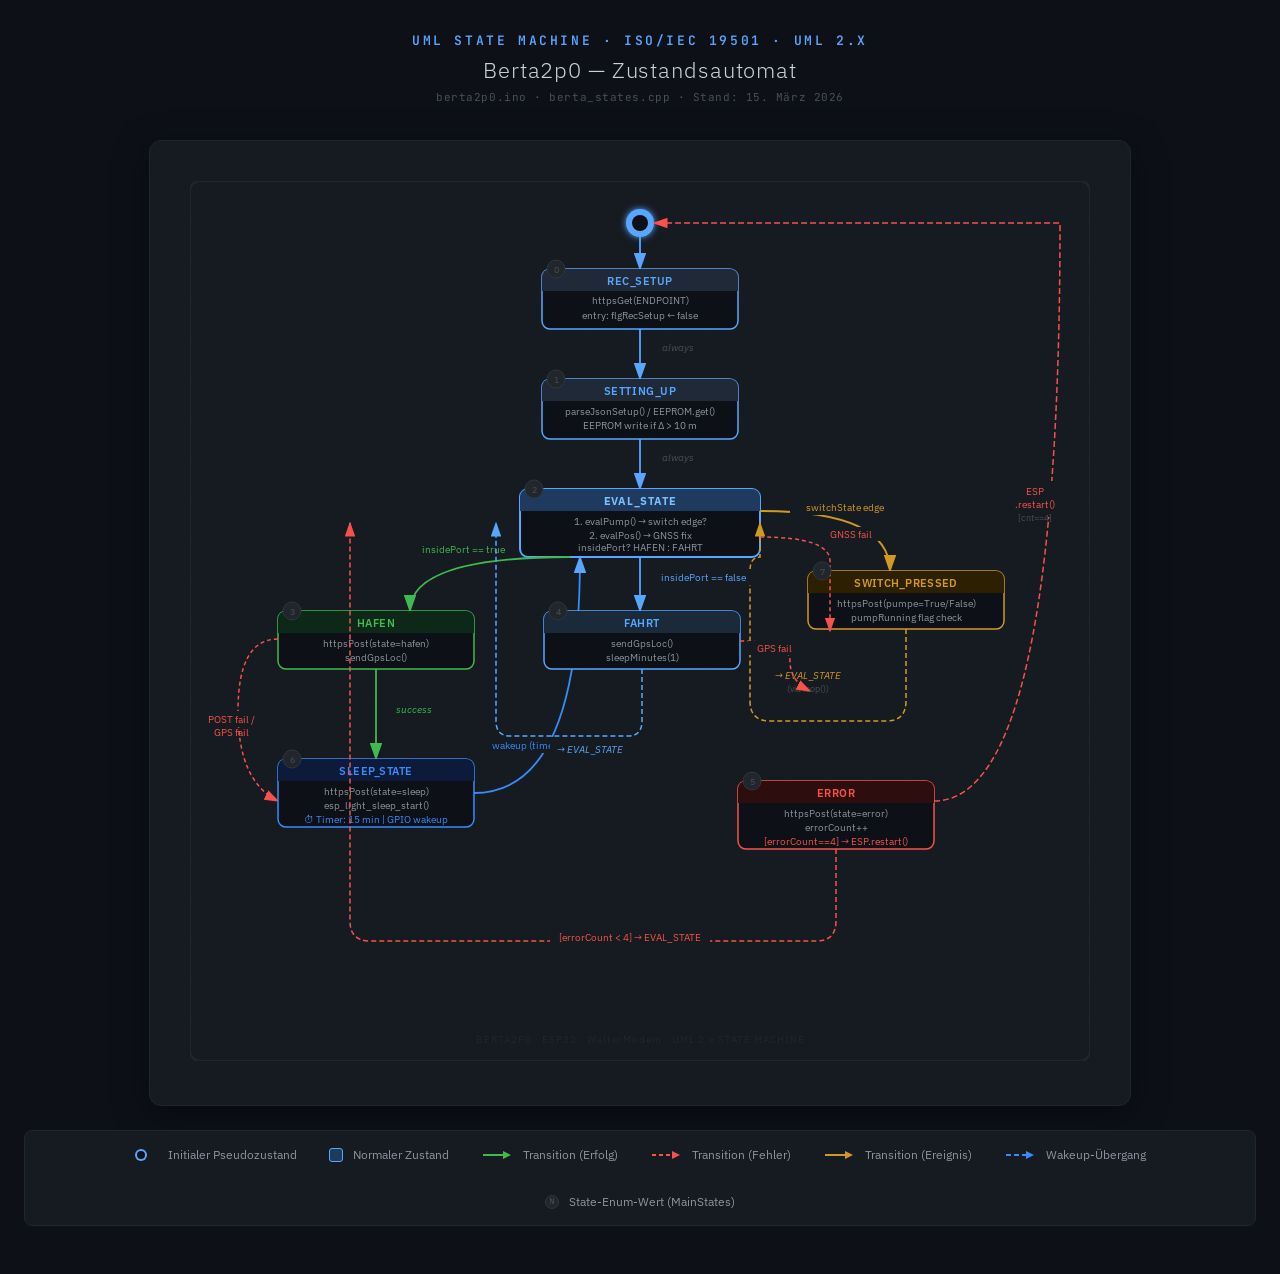
<file: Webserver/figures/berta2p0_statemachine.html>
<!DOCTYPE html>
<html lang="de">
<head>
<meta charset="UTF-8">
<title>Berta2p0 – Zustandsautomat</title>
<style>
  @import url('https://fonts.googleapis.com/css2?family=JetBrains+Mono:wght@400;600;700&family=IBM+Plex+Sans:wght@300;400;500;600&display=swap');

  *, *::before, *::after { box-sizing: border-box; margin: 0; padding: 0; }

  body {
    background: #0d1117;
    font-family: 'IBM Plex Sans', sans-serif;
    display: flex;
    flex-direction: column;
    align-items: center;
    min-height: 100vh;
    padding: 32px 24px 48px;
    color: #e6edf3;
  }

  header {
    text-align: center;
    margin-bottom: 36px;
  }

  header h1 {
    font-family: 'JetBrains Mono', monospace;
    font-size: 13px;
    font-weight: 600;
    letter-spacing: 0.2em;
    text-transform: uppercase;
    color: #58a6ff;
    margin-bottom: 6px;
  }

  header h2 {
    font-size: 22px;
    font-weight: 300;
    color: #c9d1d9;
    letter-spacing: 0.04em;
  }

  header p {
    font-family: 'JetBrains Mono', monospace;
    font-size: 11px;
    color: #484f58;
    margin-top: 6px;
    letter-spacing: 0.05em;
  }

  .diagram-wrapper {
    background: #161b22;
    border: 1px solid #21262d;
    border-radius: 12px;
    padding: 40px;
    box-shadow: 0 8px 32px rgba(0,0,0,0.5);
    overflow: auto;
    max-width: 100%;
  }

  svg text {
    font-family: 'IBM Plex Sans', sans-serif;
  }

  .legend {
    display: flex;
    gap: 32px;
    margin-top: 24px;
    padding: 16px 24px;
    background: #161b22;
    border: 1px solid #21262d;
    border-radius: 8px;
    flex-wrap: wrap;
    justify-content: center;
  }

  .legend-item {
    display: flex;
    align-items: center;
    gap: 10px;
    font-size: 12px;
    color: #8b949e;
  }

  .legend-dot {
    width: 14px; height: 14px;
    border-radius: 3px;
    flex-shrink: 0;
  }
</style>
</head>
<body>

<header>
  <h1>UML State Machine · ISO/IEC 19501 · UML 2.x</h1>
  <h2>Berta2p0 — Zustandsautomat</h2>
  <p>berta2p0.ino · berta_states.cpp · Stand: 15. März 2026</p>
</header>

<div class="diagram-wrapper">
<svg id="diagram" viewBox="0 0 900 880" width="900" height="880" xmlns="http://www.w3.org/2000/svg">
  <defs>
    <!-- Arrow markers -->
    <marker id="arr" markerWidth="10" markerHeight="7" refX="9" refY="3.5" orient="auto">
      <polygon points="0 0, 10 3.5, 0 7" fill="#58a6ff"/>
    </marker>
    <marker id="arr-err" markerWidth="10" markerHeight="7" refX="9" refY="3.5" orient="auto">
      <polygon points="0 0, 10 3.5, 0 7" fill="#f85149"/>
    </marker>
    <marker id="arr-ok" markerWidth="10" markerHeight="7" refX="9" refY="3.5" orient="auto">
      <polygon points="0 0, 10 3.5, 0 7" fill="#3fb950"/>
    </marker>
    <marker id="arr-warn" markerWidth="10" markerHeight="7" refX="9" refY="3.5" orient="auto">
      <polygon points="0 0, 10 3.5, 0 7" fill="#d29922"/>
    </marker>
    <marker id="arr-gray" markerWidth="10" markerHeight="7" refX="9" refY="3.5" orient="auto">
      <polygon points="0 0, 10 3.5, 0 7" fill="#484f58"/>
    </marker>

    <!-- Glow filter -->
    <filter id="glow-blue" x="-20%" y="-20%" width="140%" height="140%">
      <feGaussianBlur stdDeviation="3" result="blur"/>
      <feMerge><feMergeNode in="blur"/><feMergeNode in="SourceGraphic"/></feMerge>
    </filter>
    <filter id="glow-green" x="-20%" y="-20%" width="140%" height="140%">
      <feGaussianBlur stdDeviation="2" result="blur"/>
      <feMerge><feMergeNode in="blur"/><feMergeNode in="SourceGraphic"/></feMerge>
    </filter>
  </defs>

  <!-- ====== GRID BACKGROUND ====== -->
  <pattern id="grid" width="40" height="40" patternUnits="userSpaceOnUse">
    <path d="M 40 0 L 0 0 0 40" fill="none" stroke="#21262d" stroke-width="0.5"/>
  </pattern>
  <rect width="900" height="880" fill="url(#grid)"/>
  <rect width="900" height="880" fill="#161b22" opacity="0.6"/>

  <!-- ====== HELPER: State box macro (drawn manually per state) ====== -->

  <!-- ===== INITIAL PSEUDOSTATE ===== -->
  <circle cx="450" cy="42" r="14" fill="#58a6ff" filter="url(#glow-blue)"/>
  <circle cx="450" cy="42" r="8" fill="#0d1117"/>

  <!-- Arrow: Init → REC_SETUP -->
  <line x1="450" y1="56" x2="450" y2="88" stroke="#58a6ff" stroke-width="1.8" marker-end="url(#arr)"/>

  <!-- ===== STATE: REC_SETUP ===== -->
  <!-- State 0 – top center -->
  <g id="state-rec-setup">
    <rect x="352" y="88" width="196" height="60" rx="8" ry="8" fill="#0d1117" stroke="#58a6ff" stroke-width="1.5"/>
    <rect x="352" y="88" width="196" height="22" rx="8" ry="8" fill="#1f2937"/>
    <rect x="352" y="98" width="196" height="12" fill="#1f2937"/>
    <text x="450" y="104" text-anchor="middle" font-size="11" font-weight="600" fill="#58a6ff" font-family="JetBrains Mono, monospace" letter-spacing="0.05em">REC_SETUP</text>
    <text x="450" y="123" text-anchor="middle" font-size="10" fill="#8b949e">httpsGet(ENDPOINT)</text>
    <text x="450" y="138" text-anchor="middle" font-size="10" fill="#8b949e">entry: flgRecSetup ← false</text>
  </g>

  <!-- Arrow: REC_SETUP → SETTING_UP -->
  <line x1="450" y1="148" x2="450" y2="198" stroke="#58a6ff" stroke-width="1.8" marker-end="url(#arr)"/>
  <rect x="458" y="158" width="60" height="16" rx="3" fill="#161b22"/>
  <text x="488" y="170" text-anchor="middle" font-size="10" fill="#484f58" font-style="italic">always</text>

  <!-- ===== STATE: SETTING_UP ===== -->
  <g id="state-setting-up">
    <rect x="352" y="198" width="196" height="60" rx="8" ry="8" fill="#0d1117" stroke="#58a6ff" stroke-width="1.5"/>
    <rect x="352" y="198" width="196" height="22" rx="8" ry="8" fill="#1f2937"/>
    <rect x="352" y="208" width="196" height="12" fill="#1f2937"/>
    <text x="450" y="214" text-anchor="middle" font-size="11" font-weight="600" fill="#58a6ff" font-family="JetBrains Mono, monospace" letter-spacing="0.05em">SETTING_UP</text>
    <text x="450" y="234" text-anchor="middle" font-size="10" fill="#8b949e">parseJsonSetup() / EEPROM.get()</text>
    <text x="450" y="248" text-anchor="middle" font-size="10" fill="#8b949e">EEPROM write if Δ &gt; 10 m</text>
  </g>

  <!-- Arrow: SETTING_UP → EVAL_STATE -->
  <line x1="450" y1="258" x2="450" y2="308" stroke="#58a6ff" stroke-width="1.8" marker-end="url(#arr)"/>
  <rect x="458" y="268" width="60" height="16" rx="3" fill="#161b22"/>
  <text x="488" y="280" text-anchor="middle" font-size="10" fill="#484f58" font-style="italic">always</text>

  <!-- ===== STATE: EVAL_STATE ===== (Central hub) -->
  <g id="state-eval">
    <rect x="330" y="308" width="240" height="68" rx="8" ry="8" fill="#0d1117" stroke="#58a6ff" stroke-width="2"/>
    <rect x="330" y="308" width="240" height="22" rx="8" ry="8" fill="#1f3a5f"/>
    <rect x="330" y="318" width="240" height="12" fill="#1f3a5f"/>
    <text x="450" y="324" text-anchor="middle" font-size="11" font-weight="700" fill="#79c0ff" font-family="JetBrains Mono, monospace" letter-spacing="0.08em">EVAL_STATE</text>
    <text x="450" y="344" text-anchor="middle" font-size="10" fill="#8b949e">1. evalPump()  →  switch edge?</text>
    <text x="450" y="358" text-anchor="middle" font-size="10" fill="#8b949e">2. evalPos()   →  GNSS fix</text>
    <text x="450" y="370" text-anchor="middle" font-size="10" fill="#8b949e">insidePort? HAFEN : FAHRT</text>
  </g>

  <!-- ===== EVAL → SWITCH_PRESSED (right) ===== -->
  <!-- Arrow right -->
  <path d="M 570 330 Q 700 330 700 390" stroke="#d29922" stroke-width="1.8" fill="none" marker-end="url(#arr-warn)"/>
  <rect x="600" y="318" width="110" height="16" rx="3" fill="#161b22"/>
  <text x="655" y="330" text-anchor="middle" font-size="10" fill="#d29922">switchState edge</text>

  <!-- ===== STATE: SWITCH_PRESSED ===== -->
  <g id="state-switch">
    <rect x="618" y="390" width="196" height="58" rx="8" ry="8" fill="#0d1117" stroke="#d29922" stroke-width="1.5"/>
    <rect x="618" y="390" width="196" height="22" rx="8" ry="8" fill="#2d2000"/>
    <rect x="618" y="400" width="196" height="12" fill="#2d2000"/>
    <text x="716" y="406" text-anchor="middle" font-size="11" font-weight="600" fill="#d29922" font-family="JetBrains Mono, monospace" letter-spacing="0.03em">SWITCH_PRESSED</text>
    <text x="716" y="426" text-anchor="middle" font-size="10" fill="#8b949e">httpsPost(pumpe=True/False)</text>
    <text x="716" y="440" text-anchor="middle" font-size="10" fill="#8b949e">pumpRunning flag check</text>
  </g>

  <!-- SWITCH_PRESSED → EVAL_STATE (back arc right side) -->
  <path d="M 716 448 L 716 520 Q 716 540 696 540 L 580 540 Q 560 540 560 520 L 560 390 Q 560 376 570 376 L 570 342" stroke="#d29922" stroke-width="1.5" fill="none" stroke-dasharray="5,3" marker-end="url(#arr-warn)"/>
  <rect x="568" y="486" width="100" height="16" rx="3" fill="#161b22"/>
  <text x="618" y="498" text-anchor="middle" font-size="10" fill="#d29922" font-style="italic">→ EVAL_STATE</text>
  <text x="618" y="511" text-anchor="middle" font-size="9" fill="#484f58">(via loop())</text>

  <!-- ===== EVAL → HAFEN (bottom-left) ===== -->
  <path d="M 380 376 Q 220 376 220 430" stroke="#3fb950" stroke-width="1.8" fill="none" marker-end="url(#arr-ok)"/>
  <rect x="218" y="360" width="110" height="16" rx="3" fill="#161b22"/>
  <text x="273" y="372" text-anchor="middle" font-size="10" fill="#3fb950">insidePort == true</text>

  <!-- ===== STATE: HAFEN ===== -->
  <g id="state-hafen">
    <rect x="88" y="430" width="196" height="58" rx="8" ry="8" fill="#0d1117" stroke="#3fb950" stroke-width="1.5"/>
    <rect x="88" y="430" width="196" height="22" rx="8" ry="8" fill="#0d2818"/>
    <rect x="88" y="440" width="196" height="12" fill="#0d2818"/>
    <text x="186" y="446" text-anchor="middle" font-size="11" font-weight="600" fill="#3fb950" font-family="JetBrains Mono, monospace" letter-spacing="0.05em">HAFEN</text>
    <text x="186" y="466" text-anchor="middle" font-size="10" fill="#8b949e">httpsPost(state=hafen)</text>
    <text x="186" y="480" text-anchor="middle" font-size="10" fill="#8b949e">sendGpsLoc()</text>
  </g>

  <!-- HAFEN → SLEEP_STATE -->
  <line x1="186" y1="488" x2="186" y2="578" stroke="#3fb950" stroke-width="1.8" marker-end="url(#arr-ok)"/>
  <rect x="194" y="520" width="60" height="16" rx="3" fill="#161b22"/>
  <text x="224" y="532" text-anchor="middle" font-size="10" fill="#3fb950" font-style="italic">success</text>

  <!-- HAFEN → ERROR -->
  <path d="M 88 458 Q 48 458 48 530 Q 48 600 88 620" stroke="#f85149" stroke-width="1.5" fill="none" stroke-dasharray="4,3" marker-end="url(#arr-err)"/>
  <rect x="10" y="530" width="62" height="16" rx="3" fill="#161b22"/>
  <text x="41" y="542" text-anchor="middle" font-size="10" fill="#f85149">POST fail /</text>
  <text x="41" y="555" text-anchor="middle" font-size="10" fill="#f85149">GPS fail</text>

  <!-- ===== STATE: SLEEP_STATE ===== -->
  <g id="state-sleep">
    <rect x="88" y="578" width="196" height="68" rx="8" ry="8" fill="#0d1117" stroke="#388bfd" stroke-width="1.5"/>
    <rect x="88" y="578" width="196" height="22" rx="8" ry="8" fill="#0d1a3a"/>
    <rect x="88" y="588" width="196" height="12" fill="#0d1a3a"/>
    <text x="186" y="594" text-anchor="middle" font-size="11" font-weight="600" fill="#388bfd" font-family="JetBrains Mono, monospace" letter-spacing="0.05em">SLEEP_STATE</text>
    <text x="186" y="614" text-anchor="middle" font-size="10" fill="#8b949e">httpsPost(state=sleep)</text>
    <text x="186" y="628" text-anchor="middle" font-size="10" fill="#8b949e">esp_light_sleep_start()</text>
    <text x="186" y="642" text-anchor="middle" font-size="10" fill="#388bfd">⏱ Timer: 15 min | GPIO wakeup</text>
  </g>

  <!-- SLEEP_STATE → EVAL_STATE -->
  <path d="M 284 612 Q 390 612 390 376" stroke="#388bfd" stroke-width="1.8" fill="none" marker-end="url(#arr)"/>
  <rect x="290" y="556" width="120" height="16" rx="3" fill="#161b22"/>
  <text x="350" y="568" text-anchor="middle" font-size="10" fill="#388bfd">wakeup (timer/GPIO)</text>

  <!-- ===== EVAL → FAHRT (bottom-center) ===== -->
  <path d="M 450 376 L 450 430" stroke="#58a6ff" stroke-width="1.8" fill="none" marker-end="url(#arr)"/>
  <rect x="458" y="388" width="110" height="16" rx="3" fill="#161b22"/>
  <text x="513" y="400" text-anchor="middle" font-size="10" fill="#58a6ff">insidePort == false</text>

  <!-- ===== STATE: FAHRT ===== -->
  <g id="state-fahrt">
    <rect x="354" y="430" width="196" height="58" rx="8" ry="8" fill="#0d1117" stroke="#58a6ff" stroke-width="1.5"/>
    <rect x="354" y="430" width="196" height="22" rx="8" ry="8" fill="#1a2a3a"/>
    <rect x="354" y="440" width="196" height="12" fill="#1a2a3a"/>
    <text x="452" y="446" text-anchor="middle" font-size="11" font-weight="600" fill="#58a6ff" font-family="JetBrains Mono, monospace" letter-spacing="0.05em">FAHRT</text>
    <text x="452" y="466" text-anchor="middle" font-size="10" fill="#8b949e">sendGpsLoc()</text>
    <text x="452" y="480" text-anchor="middle" font-size="10" fill="#8b949e">sleepMinutes(1)</text>
  </g>

  <!-- FAHRT → EVAL_STATE (back arc) -->
  <path d="M 452 488 L 452 540 Q 452 555 438 555 L 320 555 Q 306 555 306 540 L 306 342" stroke="#58a6ff" stroke-width="1.5" fill="none" stroke-dasharray="5,3" marker-end="url(#arr)"/>
  <rect x="360" y="560" width="80" height="16" rx="3" fill="#161b22"/>
  <text x="400" y="572" text-anchor="middle" font-size="10" fill="#58a6ff" font-style="italic">→ EVAL_STATE</text>

  <!-- FAHRT → ERROR -->
  <path d="M 550 460 Q 600 460 600 480 Q 600 500 620 510" stroke="#f85149" stroke-width="1.5" fill="none" stroke-dasharray="4,3" marker-end="url(#arr-err)"/>
  <rect x="556" y="460" width="56" height="14" rx="3" fill="#161b22"/>
  <text x="584" y="471" text-anchor="middle" font-size="10" fill="#f85149">GPS fail</text>

  <!-- ===== EVAL → ERROR (right) ===== -->
  <path d="M 570 356 Q 640 356 640 380 Q 640 420 640 450" stroke="#f85149" stroke-width="1.5" fill="none" stroke-dasharray="4,3" marker-end="url(#arr-err)"/>
  <!-- label -->
  <rect x="616" y="346" width="90" height="14" rx="3" fill="#161b22"/>
  <text x="661" y="357" text-anchor="middle" font-size="10" fill="#f85149">GNSS fail</text>

  <!-- ===== STATE: ERROR ===== -->
  <g id="state-error">
    <rect x="548" y="600" width="196" height="68" rx="8" ry="8" fill="#0d1117" stroke="#f85149" stroke-width="1.5"/>
    <rect x="548" y="600" width="196" height="22" rx="8" ry="8" fill="#2d0d0d"/>
    <rect x="548" y="610" width="196" height="12" fill="#2d0d0d"/>
    <text x="646" y="616" text-anchor="middle" font-size="11" font-weight="600" fill="#f85149" font-family="JetBrains Mono, monospace" letter-spacing="0.05em">ERROR</text>
    <text x="646" y="636" text-anchor="middle" font-size="10" fill="#8b949e">httpsPost(state=error)</text>
    <text x="646" y="650" text-anchor="middle" font-size="10" fill="#8b949e">errorCount++</text>
    <text x="646" y="664" text-anchor="middle" font-size="10" fill="#f85149">[errorCount==4] → ESP.restart()</text>
  </g>

  <!-- ERROR → EVAL_STATE (errorCount < 4) -->
  <path d="M 646 668 L 646 740 Q 646 760 626 760 L 180 760 Q 160 760 160 740 L 160 342" stroke="#f85149" stroke-width="1.5" fill="none" stroke-dasharray="5,3" marker-end="url(#arr-err)"/>
  <rect x="360" y="748" width="160" height="16" rx="3" fill="#161b22"/>
  <text x="440" y="760" text-anchor="middle" font-size="10" fill="#f85149">[errorCount &lt; 4] → EVAL_STATE</text>

  <!-- ERROR → REC_SETUP (restart, errorCount==4) -->
  <path d="M 744 620 Q 870 620 870 42 L 464 42" stroke="#f85149" stroke-width="1.5" fill="none" stroke-dasharray="6,3" marker-end="url(#arr-err)"/>
  <rect x="810" y="300" width="70" height="36" rx="3" fill="#161b22"/>
  <text x="845" y="314" text-anchor="middle" font-size="10" fill="#f85149">ESP</text>
  <text x="845" y="327" text-anchor="middle" font-size="10" fill="#f85149">.restart()</text>
  <text x="845" y="340" text-anchor="middle" font-size="9" fill="#484f58">[cnt==4]</text>

  <!-- ===== STATE NUMBER BADGES ===== -->
  <circle cx="366" cy="88" r="9" fill="#21262d" stroke="#30363d" stroke-width="1"/>
  <text x="366" y="92" text-anchor="middle" font-size="9" fill="#484f58" font-family="JetBrains Mono, monospace">0</text>
  <circle cx="366" cy="198" r="9" fill="#21262d" stroke="#30363d" stroke-width="1"/>
  <text x="366" y="202" text-anchor="middle" font-size="9" fill="#484f58" font-family="JetBrains Mono, monospace">1</text>
  <circle cx="344" cy="308" r="9" fill="#21262d" stroke="#30363d" stroke-width="1"/>
  <text x="344" y="312" text-anchor="middle" font-size="9" fill="#484f58" font-family="JetBrains Mono, monospace">2</text>
  <circle cx="102" cy="430" r="9" fill="#21262d" stroke="#30363d" stroke-width="1"/>
  <text x="102" y="434" text-anchor="middle" font-size="9" fill="#484f58" font-family="JetBrains Mono, monospace">3</text>
  <circle cx="368" cy="430" r="9" fill="#21262d" stroke="#30363d" stroke-width="1"/>
  <text x="368" y="434" text-anchor="middle" font-size="9" fill="#484f58" font-family="JetBrains Mono, monospace">4</text>
  <circle cx="562" cy="600" r="9" fill="#21262d" stroke="#30363d" stroke-width="1"/>
  <text x="562" y="604" text-anchor="middle" font-size="9" fill="#484f58" font-family="JetBrains Mono, monospace">5</text>
  <circle cx="102" cy="578" r="9" fill="#21262d" stroke="#30363d" stroke-width="1"/>
  <text x="102" y="582" text-anchor="middle" font-size="9" fill="#484f58" font-family="JetBrains Mono, monospace">6</text>
  <circle cx="632" cy="390" r="9" fill="#21262d" stroke="#30363d" stroke-width="1"/>
  <text x="632" y="394" text-anchor="middle" font-size="9" fill="#484f58" font-family="JetBrains Mono, monospace">7</text>

  <!-- ===== TITLE / FRAME ===== -->
  <rect x="0" y="0" width="900" height="880" rx="10" ry="10" fill="none" stroke="#21262d" stroke-width="2"/>

  <!-- Bottom watermark -->
  <text x="450" y="862" text-anchor="middle" font-size="10" fill="#21262d" font-family="JetBrains Mono, monospace" letter-spacing="0.1em">BERTA2P0 · ESP32 · WalterModem · UML 2.x STATE MACHINE</text>

</svg>
</div>

<div class="legend">
  <div class="legend-item">
    <svg width="24" height="14"><circle cx="7" cy="7" r="6" fill="#58a6ff"/><circle cx="7" cy="7" r="4" fill="#0d1117"/></svg>
    Initialer Pseudozustand
  </div>
  <div class="legend-item">
    <div class="legend-dot" style="background:#1f3a5f; border: 1.5px solid #58a6ff;"></div>
    Normaler Zustand
  </div>
  <div class="legend-item">
    <svg width="32" height="14"><line x1="2" y1="7" x2="28" y2="7" stroke="#3fb950" stroke-width="2"/><polygon points="22,3 30,7 22,11" fill="#3fb950"/></svg>
    Transition (Erfolg)
  </div>
  <div class="legend-item">
    <svg width="32" height="14"><line x1="2" y1="7" x2="28" y2="7" stroke="#f85149" stroke-width="2" stroke-dasharray="4,3"/><polygon points="22,3 30,7 22,11" fill="#f85149"/></svg>
    Transition (Fehler)
  </div>
  <div class="legend-item">
    <svg width="32" height="14"><line x1="2" y1="7" x2="28" y2="7" stroke="#d29922" stroke-width="2"/><polygon points="22,3 30,7 22,11" fill="#d29922"/></svg>
    Transition (Ereignis)
  </div>
  <div class="legend-item">
    <svg width="32" height="14"><line x1="2" y1="7" x2="28" y2="7" stroke="#388bfd" stroke-width="2" stroke-dasharray="5,3"/><polygon points="22,3 30,7 22,11" fill="#388bfd"/></svg>
    Wakeup-Übergang
  </div>
  <div class="legend-item">
    <div class="legend-dot" style="background:#21262d; border: 1px solid #30363d; border-radius:50%; width:14px;height:14px; display:flex;align-items:center;justify-content:center; font-size:9px; color:#484f58; font-family:monospace;">N</div>
    State-Enum-Wert (MainStates)
  </div>
</div>

</body>
</html>
</file>
